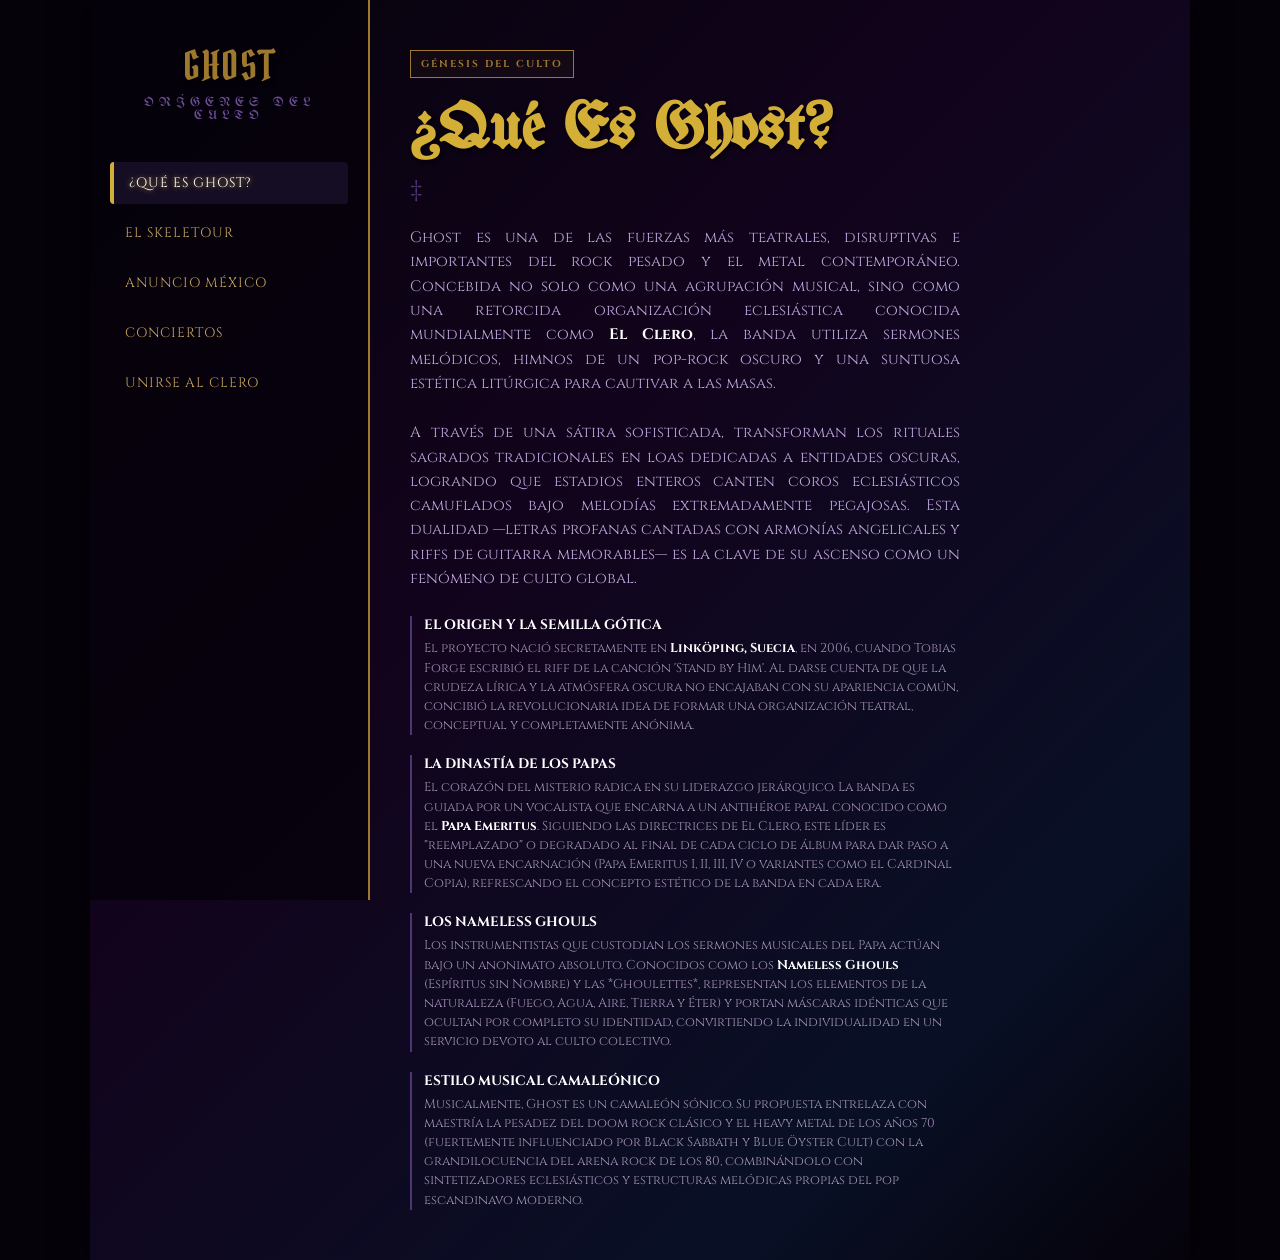
<file: Index.html>
<!DOCTYPE html>
<html lang="es">
<head>
    <meta charset="UTF-8">
    <meta name="viewport" content="width=device-width, initial-scale=1.0">
    <title>[ G H O S T ] - Orígenes del Culto</title>
    <link rel="preconnect" href="https://fonts.googleapis.com">
    <link rel="preconnect" href="https://fonts.gstatic.com" crossorigin>
    <link href="https://fonts.googleapis.com/css2?family=Cinzel:wght@400;700&family=UnifrakturMaguntia&family=Pirata+One&display=swap" rel="stylesheet">
    <style>
        * { margin: 0; padding: 0; box-sizing: border-box; }
        
        body { 
            background-color: #05020a; 
            color: #d4af37; 
            font-family: 'Cinzel', serif; 
            min-height: 100vh; 
            display: flex; 
            justify-content: center; 
        }

        .wrapper { 
            width: 100%; 
            max-width: 1100px; 
            min-height: 100vh; 
            display: flex; 
            flex-direction: column; 
            background: linear-gradient(135deg, #06030b 0%, #12031c 40%, #091026 80%, #05020a 100%); 
            box-shadow: 0 0 30px rgba(0, 0, 0, 0.8); 
        }

        /* 📱 MENÚ SUPERIOR (Para Celulares) */
        .sidebar { 
            width: 100%; 
            border-bottom: 2px solid #9e782f; 
            padding: 20px 15px; 
            display: flex; 
            flex-direction: column; 
            align-items: center; 
            background-color: rgba(5, 2, 10, 0.8); 
        }

        .logo-ghost { font-family: 'Pirata One', cursive; font-size: 2.2rem; color: #9e782f; margin-bottom: 5px; letter-spacing: 2px; text-shadow: 2px 2px 4px rgba(0,0,0,0.7); }
        .sub-logo { font-family: 'UnifrakturMaguntia', serif; font-size: 0.75rem; color: #6a4c93; margin-bottom: 15px; letter-spacing: 5px; text-transform: uppercase; }
        
        .nav-menu { display: flex; flex-direction: row; flex-wrap: wrap; justify-content: center; gap: 6px; width: 100%; }
        
        .nav-item { 
            display: inline-block;
            color: #c4a460; 
            text-decoration: none; 
            font-size: 0.75rem; 
            padding: 8px 12px; 
            border: 1px solid rgba(158, 120, 47, 0.5); 
            border-radius: 4px; 
            background-color: rgba(26, 17, 43, 0.5);
            text-transform: uppercase;
            letter-spacing: 1px;
            transition: all 0.3s ease; 
            text-align: center;
        }
        
        .nav-item.active, .nav-item:hover { 
            color: #fff; 
            border-bottom: 3px solid #d4af37;
            background-color: rgba(26, 17, 43, 0.9); 
            text-shadow: 0 0 5px #d4af37;
        }

        /* CONTENIDO DE LA PÁGINA */
        .content-section { flex: 1; padding: 30px 15px; display: flex; flex-direction: column; align-items: center; overflow-x: hidden; }
        .section-badge { font-size: 10px; color: #9e782f; border: 1px solid #9e782f; padding: 6px 10px; font-weight: bold; letter-spacing: 2px; text-transform: uppercase; margin-bottom: 20px; background: rgba(158,120,47,0.05); }
        .main-title { font-family: 'UnifrakturMaguntia', serif; font-size: 2.2rem; color: #d4af37; text-align: center; margin-bottom: 10px; text-shadow: 2px 2px 4px rgba(0,0,0,0.8); }
        .satanic-cross { color: #503575; font-size: 1.5rem; margin-bottom: 20px; }

        .text-paragraph { color: #bfa6dc; font-size: 0.9rem; line-height: 1.6; text-align: left; margin-bottom: 25px; width: 100%; max-width: 550px; }
        .highlight { color: #fff; font-weight: bold; }

        .history-timeline, .tour-stats, .reaction-stream, .chronology { width: 100%; max-width: 550px; display: flex; flex-direction: column; gap: 20px; }
        .history-core, .stat-box, .reaction-card, .event-node { border-left: 2px solid #503575; padding-left: 12px; width: 100%; }
        .history-title, .stat-title, .reaction-title, .event-date { font-size: 0.85rem; color: #fff; font-weight: bold; text-transform: uppercase; }
        .history-desc, .stat-desc, .reaction-desc, .event-desc { font-size: 0.8rem; color: #a291b5; line-height: 1.5; margin-top: 5px; text-align: left; }

        /* 🖥️ FORMATO LATERAL (Para Computadoras) */
        @media (min-width: 769px) {
            .wrapper { flex-direction: row; }
            .sidebar { width: 280px; min-width: 280px; height: 100vh; position: sticky; top: 0; border-right: 2px solid #9e782f; border-bottom: none; padding: 40px 20px; justify-content: flex-start; align-items: stretch; }
            .logo-ghost { font-size: 2.5rem; text-align: center; }
            .sub-logo { font-size: 0.8rem; text-align: center; margin-bottom: 40px; }
            .nav-menu { flex-direction: column; gap: 8px; }
            .nav-item { display: block; font-size: 0.85rem; padding: 12px 15px; text-align: left; border: none; background: transparent; width: 100%; }
            .nav-item.active { border-left: 4px solid #d4af37; border-bottom: none; background-color: rgba(26,17,43,0.8); }
            .content-section { padding: 50px 40px; align-items: flex-start; }
            .main-title { font-size: 4rem; text-align: left; }
            .text-paragraph { font-size: 0.95rem; text-align: justify; }
        }
    </style>
</head>
<body>

    <div class="wrapper">
        <aside class="sidebar">
            <div class="logo-ghost">GHOST</div>
            <div class="sub-logo">Orígenes del Culto</div>
            <nav class="nav-menu">
                <a href="index.html" class="nav-item active">¿Qué es Ghost?</a>
                <a href="skeletour.html" class="nav-item">El Skeletour</a>
                <a href="anuncio.html" class="nav-item">Anuncio México</a>
                <a href="conciertos.html" class="nav-item">Conciertos</a>
                <a href="unirse.html" class="nav-item">Unirse al Clero</a>
                
            </nav>
        </aside>

        <main class="content-section">
            <div class="section-badge">GÉNESIS DEL CULTO</div>
            <h1 class="main-title">¿Qué Es Ghost?</h1>
            <div class="satanic-cross">&#x2021;</div>

            <p class="text-paragraph">
                Ghost es una de las fuerzas más teatrales, disruptivas e importantes del rock pesado y el metal contemporáneo. Concebida no solo como una agrupación musical, sino como una retorcida organización eclesiástica conocida mundialmente como <span class="highlight">El Clero</span>, la banda utiliza sermones melódicos, himnos de un pop-rock oscuro y una suntuosa estética litúrgica para cautivar a las masas.
            </p>

            <p class="text-paragraph">
                A través de una sátira sofisticada, transforman los rituales sagrados tradicionales en loas dedicadas a entidades oscuras, logrando que estadios enteros canten coros eclesiásticos camuflados bajo melodías extremadamente pegajosas. Esta dualidad —letras profanas cantadas con armonías angelicales y riffs de guitarra memorables— es la clave de su ascenso como un fenómeno de culto global.
            </p>

            <div class="history-timeline">
                <div class="history-core">
                    <div class="history-title">El Origen y la Semilla Gótica</div>
                    <div class="history-desc">
                        El proyecto nació secretamente en <span class="highlight">Linköping, Suecia</span>, en 2006, cuando Tobias Forge escribió el riff de la canción 'Stand by Him'. Al darse cuenta de que la crudeza lírica y la atmósfera oscura no encajaban con su apariencia común, concibió la revolucionaria idea de formar una organización teatral, conceptual y completamente anónima.
                    </div>
                </div>

                <div class="history-core">
                    <div class="history-title">La Dinastía de los Papas</div>
                    <div class="history-desc">
                        El corazón del misterio radica en su liderazgo jerárquico. La banda es guiada por un vocalista que encarna a un antihéroe papal conocido como el <span class="highlight">Papa Emeritus</span>. Siguiendo las directrices de El Clero, este líder es "reemplazado" o degradado al final de cada ciclo de álbum para dar paso a una nueva encarnación (Papa Emeritus I, II, III, IV o variantes como el Cardinal Copia), refrescando el concepto estético de la banda en cada era.
                    </div>
                </div>

                <div class="history-core">
                    <div class="history-title">Los Nameless Ghouls</div>
                    <div class="history-desc">
                        Los instrumentistas que custodian los sermones musicales del Papa actúan bajo un anonimato absoluto. Conocidos como los <span class="highlight">Nameless Ghouls</span> (Espíritus sin Nombre) y las *Ghoulettes*, representan los elementos de la naturaleza (Fuego, Agua, Aire, Tierra y Éter) y portan máscaras idénticas que ocultan por completo su identidad, convirtiendo la individualidad en un servicio devoto al culto colectivo.
                    </div>
                </div>

                <div class="history-core">
                    <div class="history-title">Estilo Musical Camaleónico</div>
                    <div class="history-desc">
                        Musicalmente, Ghost es un camaleón sónico. Su propuesta entrelaza con maestría la pesadez del doom rock clásico y el heavy metal de los años 70 (fuertemente influenciado por Black Sabbath y Blue Öyster Cult) con la grandilocuencia del arena rock de los 80, combinándolo con sintetizadores eclesiásticos y estructuras melódicas propias del pop escandinavo moderno.
                    </div>
                </div>
            </div>
        </main>
    </div>

</body>
  </html>
</file>
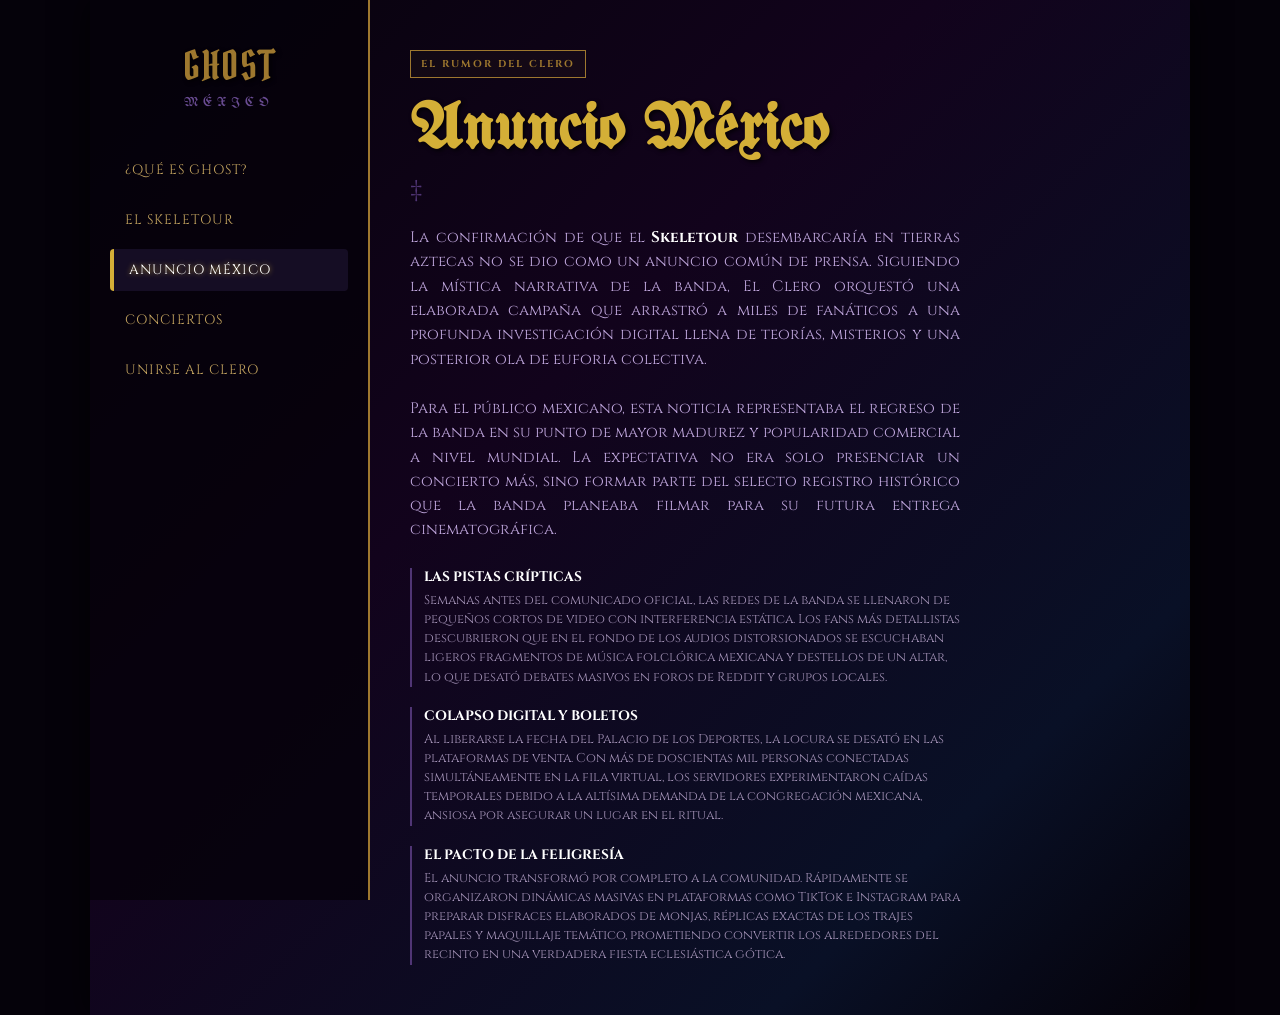
<file: anuncio.html>
<!DOCTYPE html>
<html lang="es">
<head>
    <meta charset="UTF-8">
    <meta name="viewport" content="width=device-width, initial-scale=1.0">
    <title>[ G H O S T ] - Anuncio México</title>
    <link rel="preconnect" href="https://fonts.googleapis.com">
    <link rel="preconnect" href="https://fonts.gstatic.com" crossorigin>
    <link href="https://fonts.googleapis.com/css2?family=Cinzel:wght@400;700&family=UnifrakturMaguntia&family=Pirata+One&display=swap" rel="stylesheet">
    <style>
        * { margin: 0; padding: 0; box-sizing: border-box; }
        body { background-color: #05020a; color: #d4af37; font-family: 'Cinzel', serif; min-height: 100vh; display: flex; justify-content: center; }
        .wrapper { width: 100%; max-width: 1100px; min-height: 100vh; display: flex; flex-direction: column; background: linear-gradient(135deg, #06030b 0%, #12031c 40%, #091026 80%, #05020a 100%); box-shadow: 0 0 30px rgba(0, 0, 0, 0.8); }
        .sidebar { width: 100%; border-bottom: 2px solid #9e782f; padding: 20px 15px; display: flex; flex-direction: column; align-items: center; background-color: rgba(5, 2, 10, 0.8); }
        .logo-ghost { font-family: 'Pirata One', cursive; font-size: 2.2rem; color: #9e782f; margin-bottom: 5px; letter-spacing: 2px; text-shadow: 2px 2px 4px rgba(0,0,0,0.7); }
        .sub-logo { font-family: 'UnifrakturMaguntia', serif; font-size: 0.75rem; color: #6a4c93; margin-bottom: 15px; letter-spacing: 5px; text-transform: uppercase; }
        .nav-menu { display: flex; flex-direction: row; flex-wrap: wrap; justify-content: center; gap: 6px; width: 100%; }
        .nav-item { display: inline-block; color: #c4a460; text-decoration: none; font-size: 0.75rem; padding: 8px 12px; border: 1px solid rgba(158, 120, 47, 0.5); border-radius: 4px; background-color: rgba(26, 17, 43, 0.5); text-transform: uppercase; letter-spacing: 1px; transition: all 0.3s ease; text-align: center; }
        .nav-item.active, .nav-item:hover { color: #fff; border-bottom: 3px solid #d4af37; background-color: rgba(26, 17, 43, 0.9); text-shadow: 0 0 5px #d4af37; }
        .content-section { flex: 1; padding: 30px 15px; display: flex; flex-direction: column; align-items: center; overflow-x: hidden; }
        .section-badge { font-size: 10px; color: #9e782f; border: 1px solid #9e782f; padding: 6px 10px; font-weight: bold; letter-spacing: 2px; text-transform: uppercase; margin-bottom: 20px; background: rgba(158,120,47,0.05); }
        .main-title { font-family: 'UnifrakturMaguntia', serif; font-size: 2.2rem; color: #d4af37; text-align: center; margin-bottom: 10px; text-shadow: 2px 2px 4px rgba(0,0,0,0.8); }
        .satanic-cross { color: #503575; font-size: 1.5rem; margin-bottom: 20px; }
        .text-paragraph { color: #bfa6dc; font-size: 0.9rem; line-height: 1.6; text-align: left; margin-bottom: 25px; width: 100%; max-width: 550px; }
        .highlight { color: #fff; font-weight: bold; }
        .reaction-stream { width: 100%; max-width: 550px; display: flex; flex-direction: column; gap: 20px; }
        .reaction-card { border-left: 2px solid #503575; padding-left: 12px; width: 100%; }
        .reaction-title { font-size: 0.85rem; color: #fff; font-weight: bold; text-transform: uppercase; }
        .reaction-desc { font-size: 0.8rem; color: #a291b5; line-height: 1.5; margin-top: 5px; text-align: left; }

        @media (min-width: 769px) {
            .wrapper { flex-direction: row; }
            .sidebar { width: 280px; min-width: 280px; height: 100vh; position: sticky; top: 0; border-right: 2px solid #9e782f; border-bottom: none; padding: 40px 20px; justify-content: flex-start; align-items: stretch; }
            .logo-ghost { font-size: 2.5rem; text-align: center; }
            .sub-logo { font-size: 0.8rem; text-align: center; margin-bottom: 40px; }
            .nav-menu { flex-direction: column; gap: 8px; }
            .nav-item { display: block; font-size: 0.85rem; padding: 12px 15px; text-align: left; border: none; background: transparent; width: 100%; }
            .nav-item.active { border-left: 4px solid #d4af37; border-bottom: none; background-color: rgba(26,17,43,0.8); }
            .content-section { padding: 50px 40px; align-items: flex-start; }
            .main-title { font-size: 4rem; text-align: left; }
            .text-paragraph { font-size: 0.95rem; text-align: justify; }
        }
    </style>
</head>
<body>
    <div class="wrapper">
        <aside class="sidebar">
            <div class="logo-ghost">GHOST</div>
            <div class="sub-logo">MÉXICO</div>
            <nav class="nav-menu">
                <a href="index.html" class="nav-item">¿Qué es Ghost?</a>
                <a href="skeletour.html" class="nav-item">El Skeletour</a>
                <a href="anuncio.html" class="nav-item active">Anuncio México</a>
                <a href="conciertos.html" class="nav-item">Conciertos</a>
                <a href="Unirse.html" class="nav-item">Unirse al Clero</a>
            </nav>
        </aside>

        <main class="content-section">
            <div class="section-badge">EL RUMOR DEL CLERO</div>
            <h1 class="main-title">Anuncio México</h1>
            <div class="satanic-cross">&#x2021;</div>

            <p class="text-paragraph">
                La confirmación de que el <span class="highlight">Skeletour</span> desembarcaría en tierras aztecas no se dio como un anuncio común de prensa. Siguiendo la mística narrativa de la banda, El Clero orquestó una elaborada campaña que arrastró a miles de fanáticos a una profunda investigación digital llena de teorías, misterios y una posterior ola de euforia colectiva.
            </p>

            <p class="text-paragraph">
                Para el público mexicano, esta noticia representaba el regreso de la banda en su punto de mayor madurez y popularidad comercial a nivel mundial. La expectativa no era solo presenciar un concierto más, sino formar parte del selecto registro histórico que la banda planeaba filmar para su futura entrega cinematográfica.
            </p>

            <div class="reaction-stream">
                <div class="reaction-card">
                    <div class="reaction-title">Las Pistas Crípticas</div>
                    <div class="reaction-desc">
                        Semanas antes del comunicado oficial, las redes de la banda se llenaron de pequeños cortos de video con interferencia estática. Los fans más detallistas descubrieron que en el fondo de los audios distorsionados se escuchaban ligeros fragmentos de música folclórica mexicana y destellos de un altar, lo que desató debates masivos en foros de Reddit y grupos locales.
                    </div>
                </div>

                <div class="reaction-card">
                    <div class="reaction-title">Colapso Digital y Boletos</div>
                    <div class="reaction-desc">
                        Al liberarse la fecha del Palacio de los Deportes, la locura se desató en las plataformas de venta. Con más de doscientas mil personas conectadas simultáneamente en la fila virtual, los servidores experimentaron caídas temporales debido a la altísima demanda de la congregación mexicana, ansiosa por asegurar un lugar en el ritual.
                    </div>
                </div>

                <div class="reaction-card">
                    <div class="reaction-title">El Pacto de la Feligresía</div>
                    <div class="reaction-desc">
                        El anuncio transformó por completo a la comunidad. Rápidamente se organizaron dinámicas masivas en plataformas como TikTok e Instagram para preparar disfraces elaborados de monjas, réplicas exactas de los trajes papales y maquillaje temático, prometiendo convertir los alrededores del recinto en una verdadera fiesta eclesiástica gótica.
                    </div>
                </div>
            </div>
        </main>
    </div>
</body>
</html>
</file>
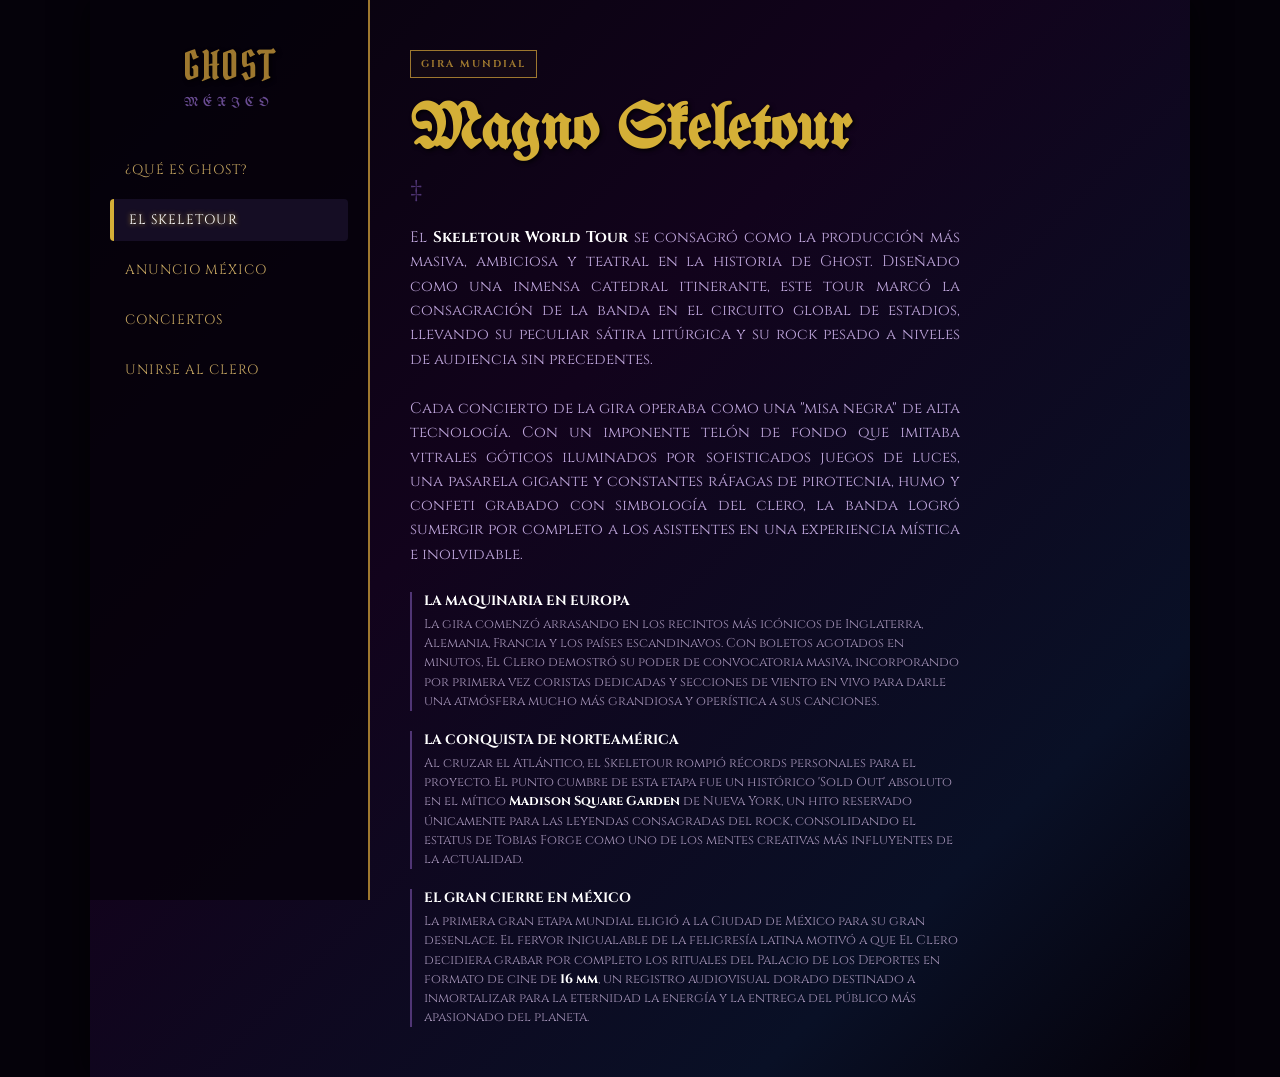
<file: Skeletour.html>
<!DOCTYPE html>
<html lang="es">
<head>
    <meta charset="UTF-8">
    <meta name="viewport" content="width=device-width, initial-scale=1.0">
    <title>[ G H O S T ] - El Skeletour</title>
    <link rel="preconnect" href="https://fonts.googleapis.com">
    <link rel="preconnect" href="https://fonts.gstatic.com" crossorigin>
    <link href="https://fonts.googleapis.com/css2?family=Cinzel:wght@400;700&family=UnifrakturMaguntia&family=Pirata+One&display=swap" rel="stylesheet">
    <style>
        * { margin: 0; padding: 0; box-sizing: border-box; }
        
        body { 
            background-color: #05020a; 
            color: #d4af37; 
            font-family: 'Cinzel', serif; 
            min-height: 100vh; 
            display: flex; 
            justify-content: center; 
        }

        .wrapper { 
            width: 100%; 
            max-width: 1100px; 
            min-height: 100vh; 
            display: flex; 
            flex-direction: column; 
            background: linear-gradient(135deg, #06030b 0%, #12031c 40%, #091026 80%, #05020a 100%); 
            box-shadow: 0 0 30px rgba(0, 0, 0, 0.8); 
        }

        /* 📱 MENÚ SUPERIOR (Para Celulares) */
        .sidebar { 
            width: 100%; 
            border-bottom: 2px solid #9e782f; 
            padding: 20px 15px; 
            display: flex; 
            flex-direction: column; 
            align-items: center; 
            background-color: rgba(5, 2, 10, 0.8); 
        }

        .logo-ghost { font-family: 'Pirata One', cursive; font-size: 2.2rem; color: #9e782f; margin-bottom: 5px; letter-spacing: 2px; text-shadow: 2px 2px 4px rgba(0,0,0,0.7); }
        .sub-logo { font-family: 'UnifrakturMaguntia', serif; font-size: 0.75rem; color: #6a4c93; margin-bottom: 15px; letter-spacing: 5px; text-transform: uppercase; }
        
        .nav-menu { display: flex; flex-direction: row; flex-wrap: wrap; justify-content: center; gap: 6px; width: 100%; }
        
        .nav-item { 
            display: inline-block;
            color: #c4a460; 
            text-decoration: none; 
            font-size: 0.75rem; 
            padding: 8px 12px; 
            border: 1px solid rgba(158, 120, 47, 0.5); 
            border-radius: 4px; 
            background-color: rgba(26, 17, 43, 0.5);
            text-transform: uppercase;
            letter-spacing: 1px;
            transition: all 0.3s ease; 
            text-align: center;
        }
        
        .nav-item.active, .nav-item:hover { 
            color: #fff; 
            border-bottom: 3px solid #d4af37;
            background-color: rgba(26, 17, 43, 0.9); 
            text-shadow: 0 0 5px #d4af37;
        }

        /* CONTENIDO DE LA PÁGINA */
        .content-section { flex: 1; padding: 30px 15px; display: flex; flex-direction: column; align-items: center; overflow-x: hidden; }
        .section-badge { font-size: 10px; color: #9e782f; border: 1px solid #9e782f; padding: 6px 10px; font-weight: bold; letter-spacing: 2px; text-transform: uppercase; margin-bottom: 20px; background: rgba(158,120,47,0.05); }
        .main-title { font-family: 'UnifrakturMaguntia', serif; font-size: 2.2rem; color: #d4af37; text-align: center; margin-bottom: 10px; text-shadow: 2px 2px 4px rgba(0,0,0,0.8); }
        .satanic-cross { color: #503575; font-size: 1.5rem; margin-bottom: 20px; }

        .text-paragraph { color: #bfa6dc; font-size: 0.9rem; line-height: 1.6; text-align: left; margin-bottom: 25px; width: 100%; max-width: 550px; }
        .highlight { color: #fff; font-weight: bold; }

        .tour-stats { width: 100%; max-width: 550px; display: flex; flex-direction: column; gap: 20px; }
        .stat-box { border-left: 2px solid #503575; padding-left: 12px; width: 100%; }
        .stat-title { font-size: 0.85rem; color: #fff; font-weight: bold; text-transform: uppercase; }
        .stat-desc { font-size: 0.8rem; color: #a291b5; line-height: 1.5; margin-top: 5px; text-align: left; }

        /* 🖥️ FORMATO LATERAL (Para Computadoras) */
        @media (min-width: 769px) {
            .wrapper { flex-direction: row; }
            .sidebar { width: 280px; min-width: 280px; height: 100vh; position: sticky; top: 0; border-right: 2px solid #9e782f; border-bottom: none; padding: 40px 20px; justify-content: flex-start; align-items: stretch; }
            .logo-ghost { font-size: 2.5rem; text-align: center; }
            .sub-logo { font-size: 0.8rem; text-align: center; margin-bottom: 40px; }
            .nav-menu { flex-direction: column; gap: 8px; }
            .nav-item { display: block; font-size: 0.85rem; padding: 12px 15px; text-align: left; border: none; background: transparent; width: 100%; }
            .nav-item.active { border-left: 4px solid #d4af37; border-bottom: none; background-color: rgba(26,17,43,0.8); }
            .content-section { padding: 50px 40px; align-items: flex-start; }
            .main-title { font-size: 4rem; text-align: left; }
            .text-paragraph { font-size: 0.95rem; text-align: justify; }
        }
    </style>
</head>
<body>

    <div class="wrapper">
        <aside class="sidebar">
            <div class="logo-ghost">GHOST</div>
            <div class="sub-logo">MÉXICO</div>
            <nav class="nav-menu">
                <a href="index.html" class="nav-item">¿Qué es Ghost?</a>
                <a href="skeletour.html" class="nav-item active">El Skeletour</a>
                <a href="anuncio.html" class="nav-item">Anuncio México</a>
                <a href="conciertos.html" class="nav-item">Conciertos</a>
                <a href="Unirse.html" class="nav-item">Unirse al Clero</a>
            </nav>
        </aside>

        <main class="content-section">
            <div class="section-badge">GIRA MUNDIAL</div>
            <h1 class="main-title">Magno Skeletour</h1>
            <div class="satanic-cross">&#x2021;</div>

            <p class="text-paragraph">
                El <span class="highlight">Skeletour World Tour</span> se consagró como la producción más masiva, ambiciosa y teatral en la historia de Ghost. Diseñado como una inmensa catedral itinerante, este tour marcó la consagración de la banda en el circuito global de estadios, llevando su peculiar sátira litúrgica y su rock pesado a niveles de audiencia sin precedentes.
            </p>

            <p class="text-paragraph">
                Cada concierto de la gira operaba como una "misa negra" de alta tecnología. Con un imponente telón de fondo que imitaba vitrales góticos iluminados por sofisticados juegos de luces, una pasarela gigante y constantes ráfagas de pirotecnia, humo y confeti grabado con simbología del clero, la banda logró sumergir por completo a los asistentes en una experiencia mística e inolvidable.
            </p>

            <div class="tour-stats">
                <div class="stat-box">
                    <div class="stat-title">La Maquinaria en Europa</div>
                    <div class="stat-desc">
                        La gira comenzó arrasando en los recintos más icónicos de Inglaterra, Alemania, Francia y los países escandinavos. Con boletos agotados en minutos, El Clero demostró su poder de convocatoria masiva, incorporando por primera vez coristas dedicadas y secciones de viento en vivo para darle una atmósfera mucho más grandiosa y operística a sus canciones.
                    </div>
                </div>

                <div class="stat-box">
                    <div class="stat-title">La Conquista de Norteamérica</div>
                    <div class="stat-desc">
                        Al cruzar el Atlántico, el Skeletour rompió récords personales para el proyecto. El punto cumbre de esta etapa fue un histórico 'Sold Out' absoluto en el mítico <span class="highlight">Madison Square Garden</span> de Nueva York, un hito reservado únicamente para las leyendas consagradas del rock, consolidando el estatus de Tobias Forge como uno de los mentes creativas más influyentes de la actualidad.
                    </div>
                </div>

                <div class="stat-box">
                    <div class="stat-title">El Gran Cierre en México</div>
                    <div class="stat-desc">
                        La primera gran etapa mundial eligió a la Ciudad de México para su gran desenlace. El fervor inigualable de la feligresía latina motivó a que El Clero decidiera grabar por completo los rituales del Palacio de los Deportes en formato de cine de <span class="highlight">16 mm</span>, un registro audiovisual dorado destinado a inmortalizar para la eternidad la energía y la entrega del público más apasionado del planeta.
                    </div>
                </div>
            </div>
        </main>
    </div>

</body>
</html>
</file>
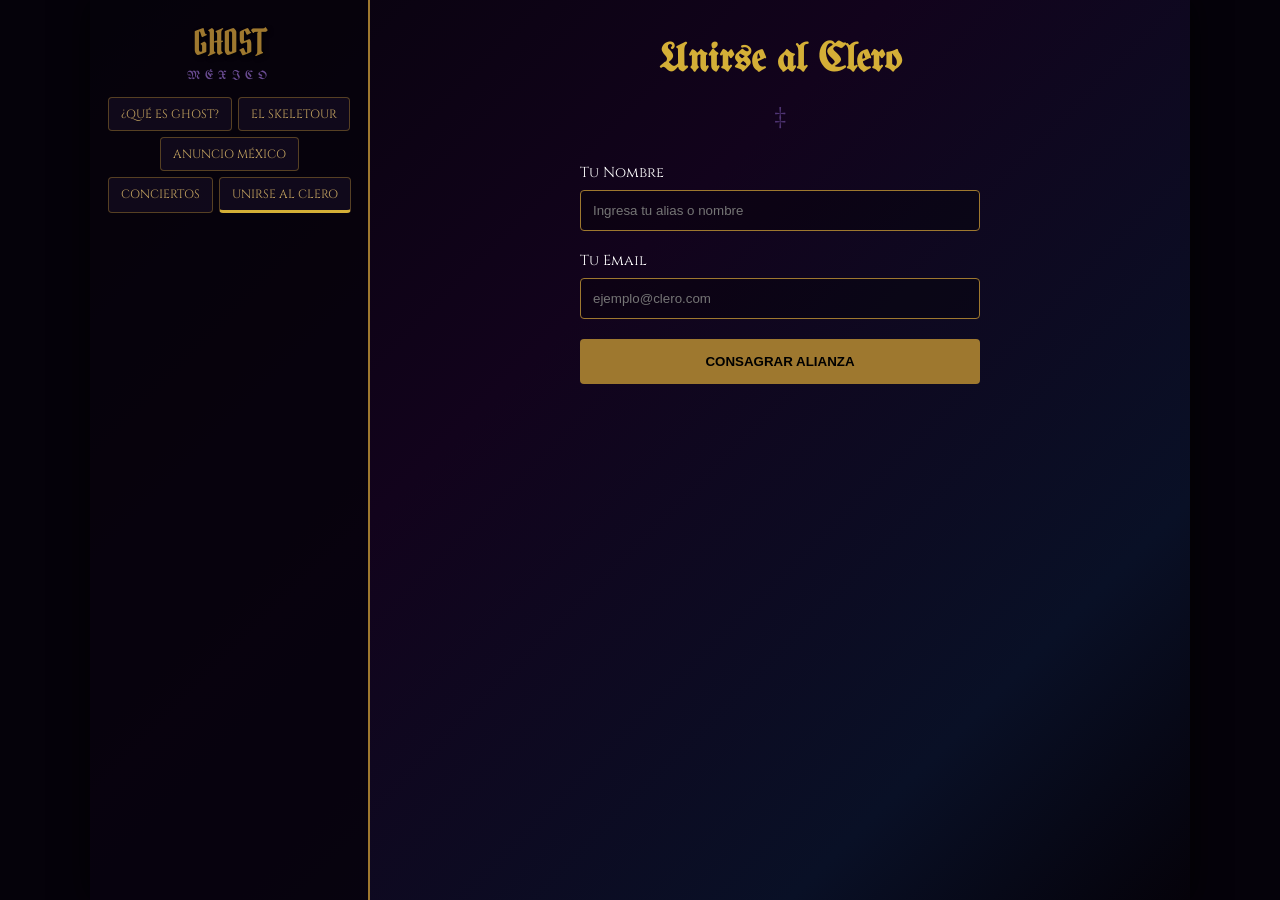
<file: Unirse.html>
<!DOCTYPE html>
<html lang="es">
<head>
    <meta charset="UTF-8">
    <meta name="viewport" content="width=device-width, initial-scale=1.0">
    <title>[ G H O S T ] - Unirse al Clero</title>
    <link rel="preconnect" href="https://fonts.googleapis.com">
    <link rel="preconnect" href="https://fonts.gstatic.com" crossorigin>
    <link href="https://fonts.googleapis.com/css2?family=Cinzel:wght@400;700&family=UnifrakturMaguntia&family=Pirata+One&display=swap" rel="stylesheet">
    <style>
        * { margin: 0; padding: 0; box-sizing: border-box; }
        body { background-color: #05020a; color: #d4af37; font-family: 'Cinzel', serif; min-height: 100vh; display: flex; justify-content: center; }
        .wrapper { width: 100%; max-width: 1100px; min-height: 100vh; display: flex; flex-direction: column; background: linear-gradient(135deg, #06030b 0%, #12031c 40%, #091026 80%, #05020a 100%); box-shadow: 0 0 30px rgba(0, 0, 0, 0.8); }
        
        /* Estilos Sidebar (igual al resto) */
        .sidebar { width: 100%; border-bottom: 2px solid #9e782f; padding: 20px 15px; display: flex; flex-direction: column; align-items: center; background-color: rgba(5, 2, 10, 0.8); }
        .logo-ghost { font-family: 'Pirata One', cursive; font-size: 2.2rem; color: #9e782f; margin-bottom: 5px; text-shadow: 2px 2px 4px rgba(0,0,0,0.7); }
        .sub-logo { font-family: 'UnifrakturMaguntia', serif; font-size: 0.75rem; color: #6a4c93; margin-bottom: 15px; letter-spacing: 5px; text-transform: uppercase; }
        .nav-menu { display: flex; flex-direction: row; flex-wrap: wrap; justify-content: center; gap: 6px; width: 100%; }
        .nav-item { display: inline-block; color: #c4a460; text-decoration: none; font-size: 0.75rem; padding: 8px 12px; border: 1px solid rgba(158, 120, 47, 0.5); border-radius: 4px; background-color: rgba(26, 17, 43, 0.5); text-transform: uppercase; }
        
        /* Contenido */
        .content-section { flex: 1; padding: 40px 20px; display: flex; flex-direction: column; align-items: center; }
        .main-title { font-family: 'UnifrakturMaguntia', serif; font-size: 2.5rem; color: #d4af37; margin-bottom: 20px; }
        .satanic-cross { color: #503575; font-size: 1.5rem; margin-bottom: 30px; }
        
        /* Formulario */
        .clero-form { width: 100%; max-width: 400px; display: flex; flex-direction: column; gap: 20px; }
        .form-group { display: flex; flex-direction: column; gap: 8px; }
        .form-label { color: #fff; font-size: 0.9rem; }
        .form-input { padding: 12px; border: 1px solid #9e782f; background: rgba(0,0,0,0.3); color: #fff; border-radius: 4px; }
        .form-button { padding: 15px; background-color: #9e782f; color: #000; font-weight: bold; border: none; cursor: pointer; text-transform: uppercase; border-radius: 4px; transition: 0.3s; }
        .form-button:hover { background-color: #d4af37; }

        @media (min-width: 769px) {
            .wrapper { flex-direction: row; }
            .sidebar { width: 280px; height: 100vh; border-right: 2px solid #9e782f; border-bottom: none; }
        }
    </style>
</head>
<body>
    <div class="wrapper">
        <aside class="sidebar">
            <div class="logo-ghost">GHOST</div>
            <div class="sub-logo">MÉXICO</div>
            <nav class="nav-menu">
    <a href="index.html" class="nav-item">¿Qué es Ghost?</a>
    <a href="skeletour.html" class="nav-item">El Skeletour</a>
    <a href="anuncio.html" class="nav-item">Anuncio México</a>
    <a href="conciertos.html" class="nav-item">Conciertos</a>
    <a href="unirse.html" class="nav-item" style="border-bottom: 3px solid #d4af37;">Unirse al Clero</a>
</nav>

        </aside>

        <main class="content-section">
            <h1 class="main-title">Unirse al Clero</h1>
            <div class="satanic-cross">&#x2021;</div>
            
            <!-- Cambié el action para que sea solo una simulación visual -->
            <form class="clero-form" onsubmit="alert('¡Tu alma ha sido consagrada al Clero, bienvenido!'); return false;">
                <div class="form-group">
                    <label class="form-label">Tu Nombre</label>
                    <input type="text" class="form-input" placeholder="Ingresa tu alias o nombre" required>
                </div>
                <div class="form-group">
                    <label class="form-label">Tu Email</label>
                    <input type="email" class="form-input" placeholder="ejemplo@clero.com" required>
                </div>
                <button type="submit" class="form-button">Consagrar Alianza</button>
            </form>
        </main>
    </div>
</body>
</html>
</file>
